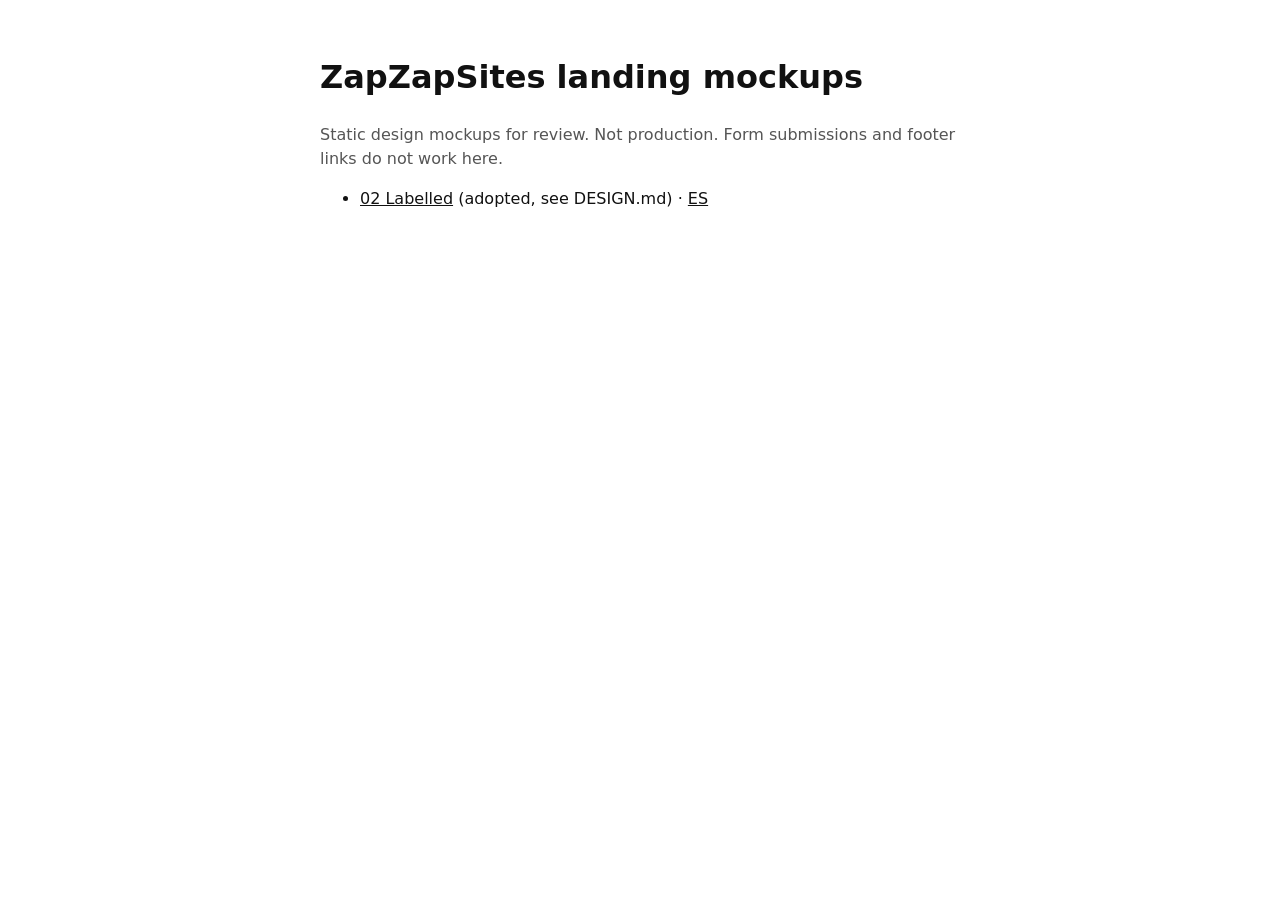
<file: index.html>
<!doctype html>
<html lang="en">
<head>
<meta charset="utf-8">
<meta name="viewport" content="width=device-width, initial-scale=1">
<meta name="robots" content="noindex">
<title>ZapZapSites mockups</title>
<style>
:root{--bg:#fff;--fg:#111;--muted:#555}
@media (prefers-color-scheme:dark){:root{--bg:#111;--fg:#eee;--muted:#aaa}}
body{background:var(--bg);color:var(--fg);font:16px/1.5 system-ui,sans-serif;margin:0 auto;max-width:40rem;padding:2rem 16px}
a{color:inherit}p{color:var(--muted)}
</style>
</head>
<body>
<h1>ZapZapSites landing mockups</h1>
<p>Static design mockups for review. Not production. Form submissions and footer links do not work here.</p>
<ul>
<li><a href="mockups/landing/02-labelled/">02 Labelled</a> (adopted, see DESIGN.md) &middot; <a href="mockups/landing/02-labelled/?lang=es">ES</a></li>
</ul>
</body>
</html>
</file>
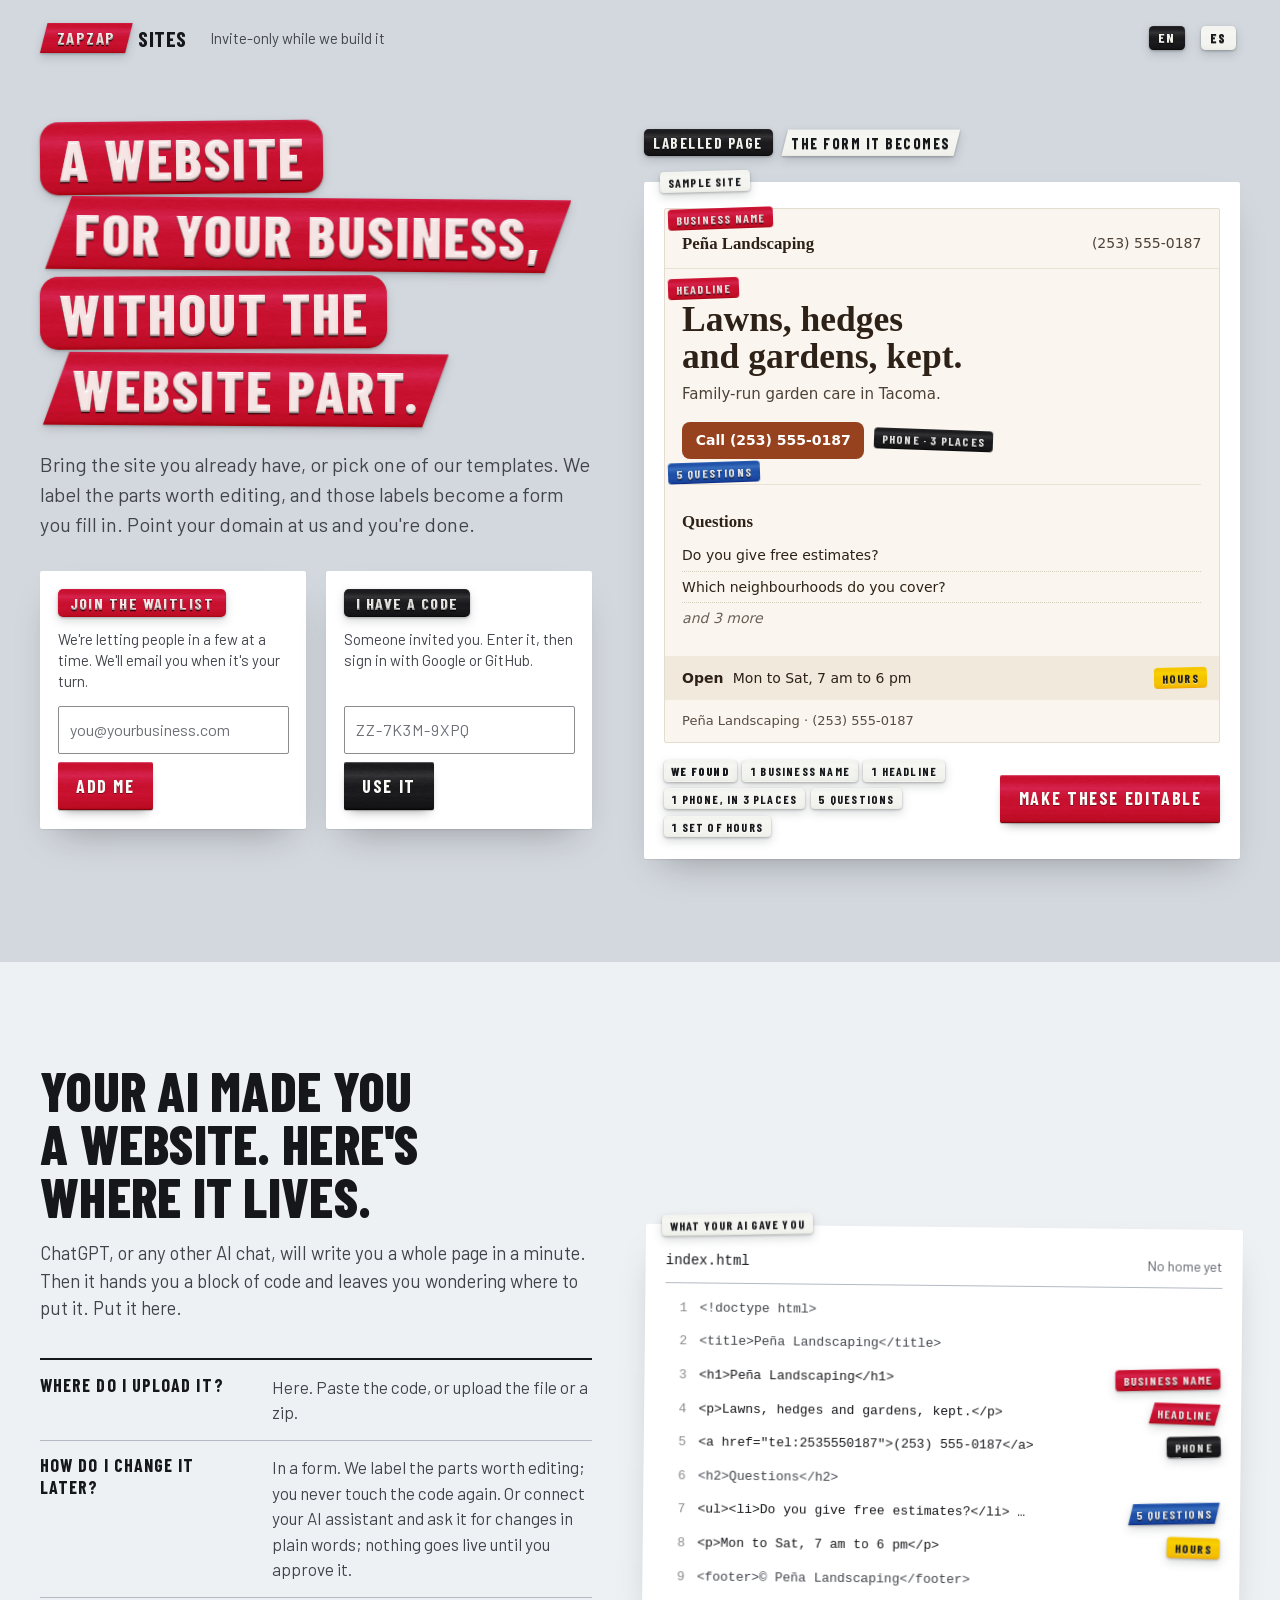
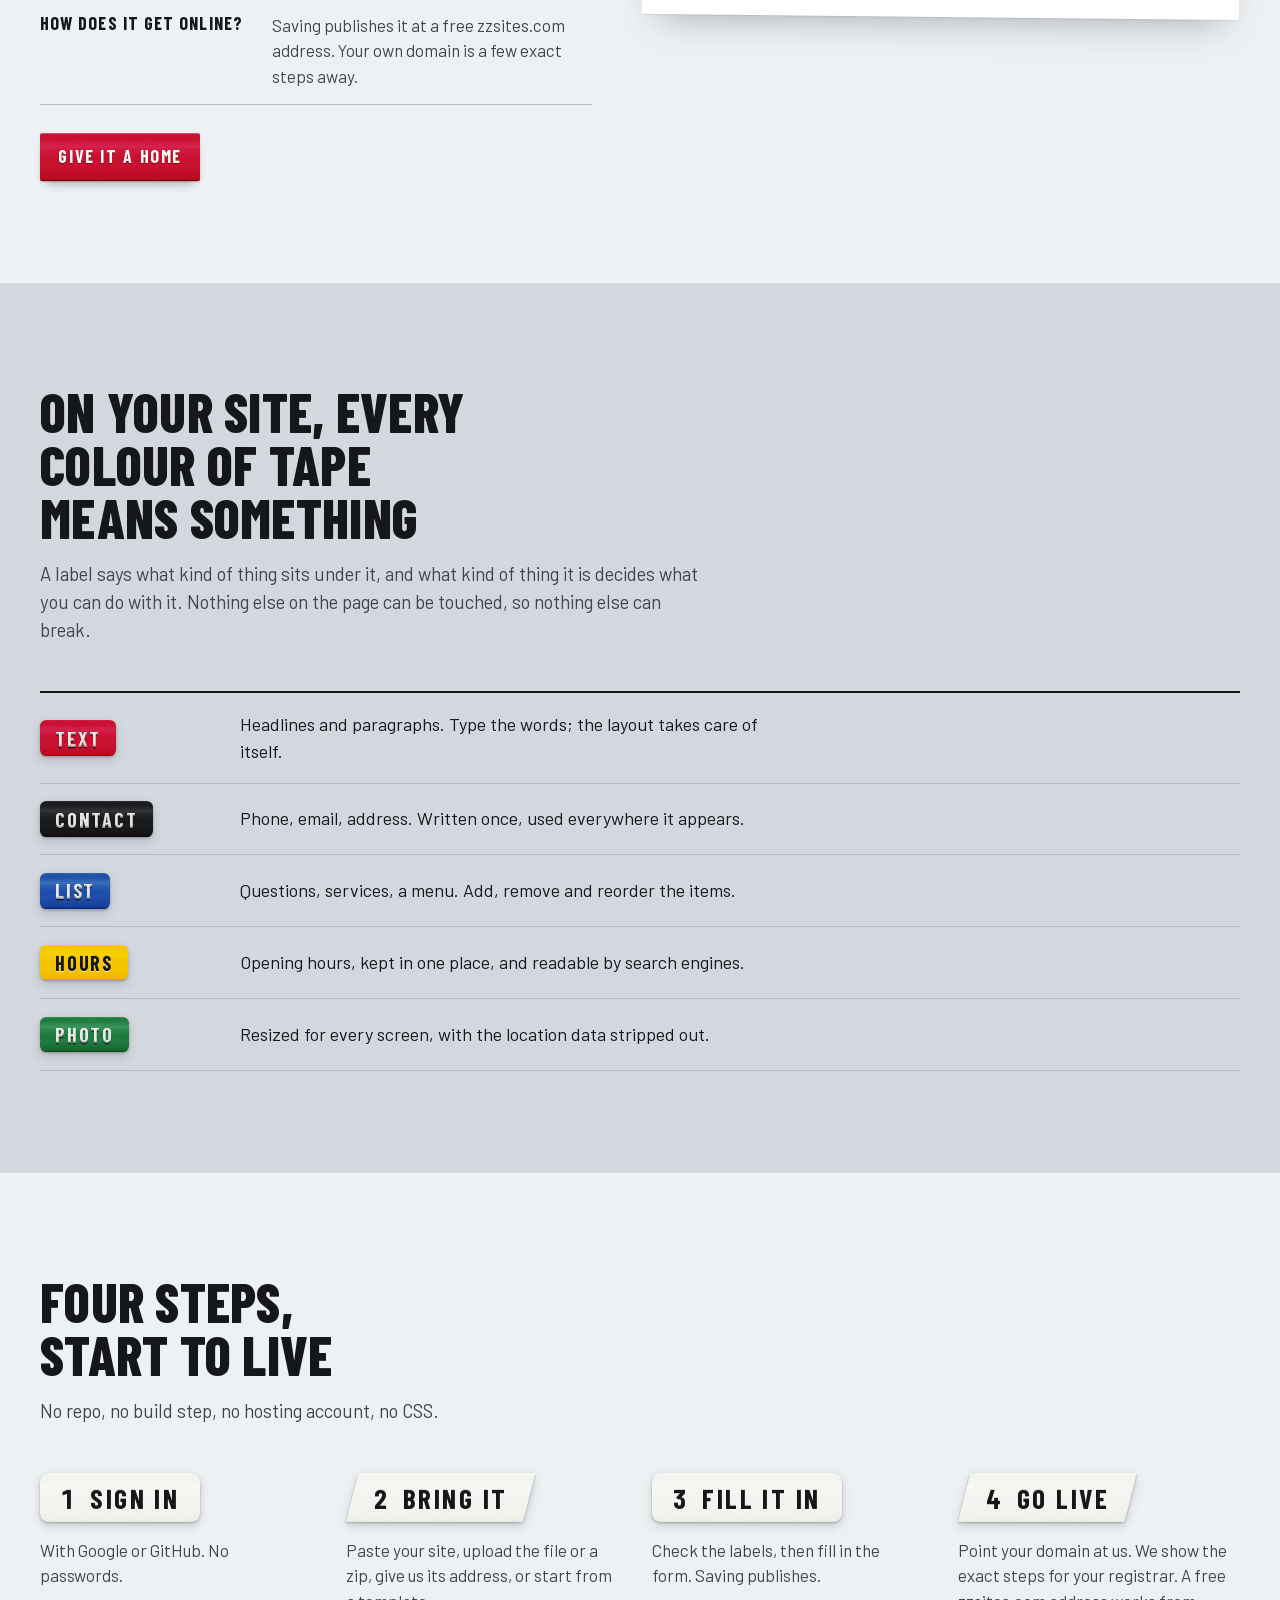
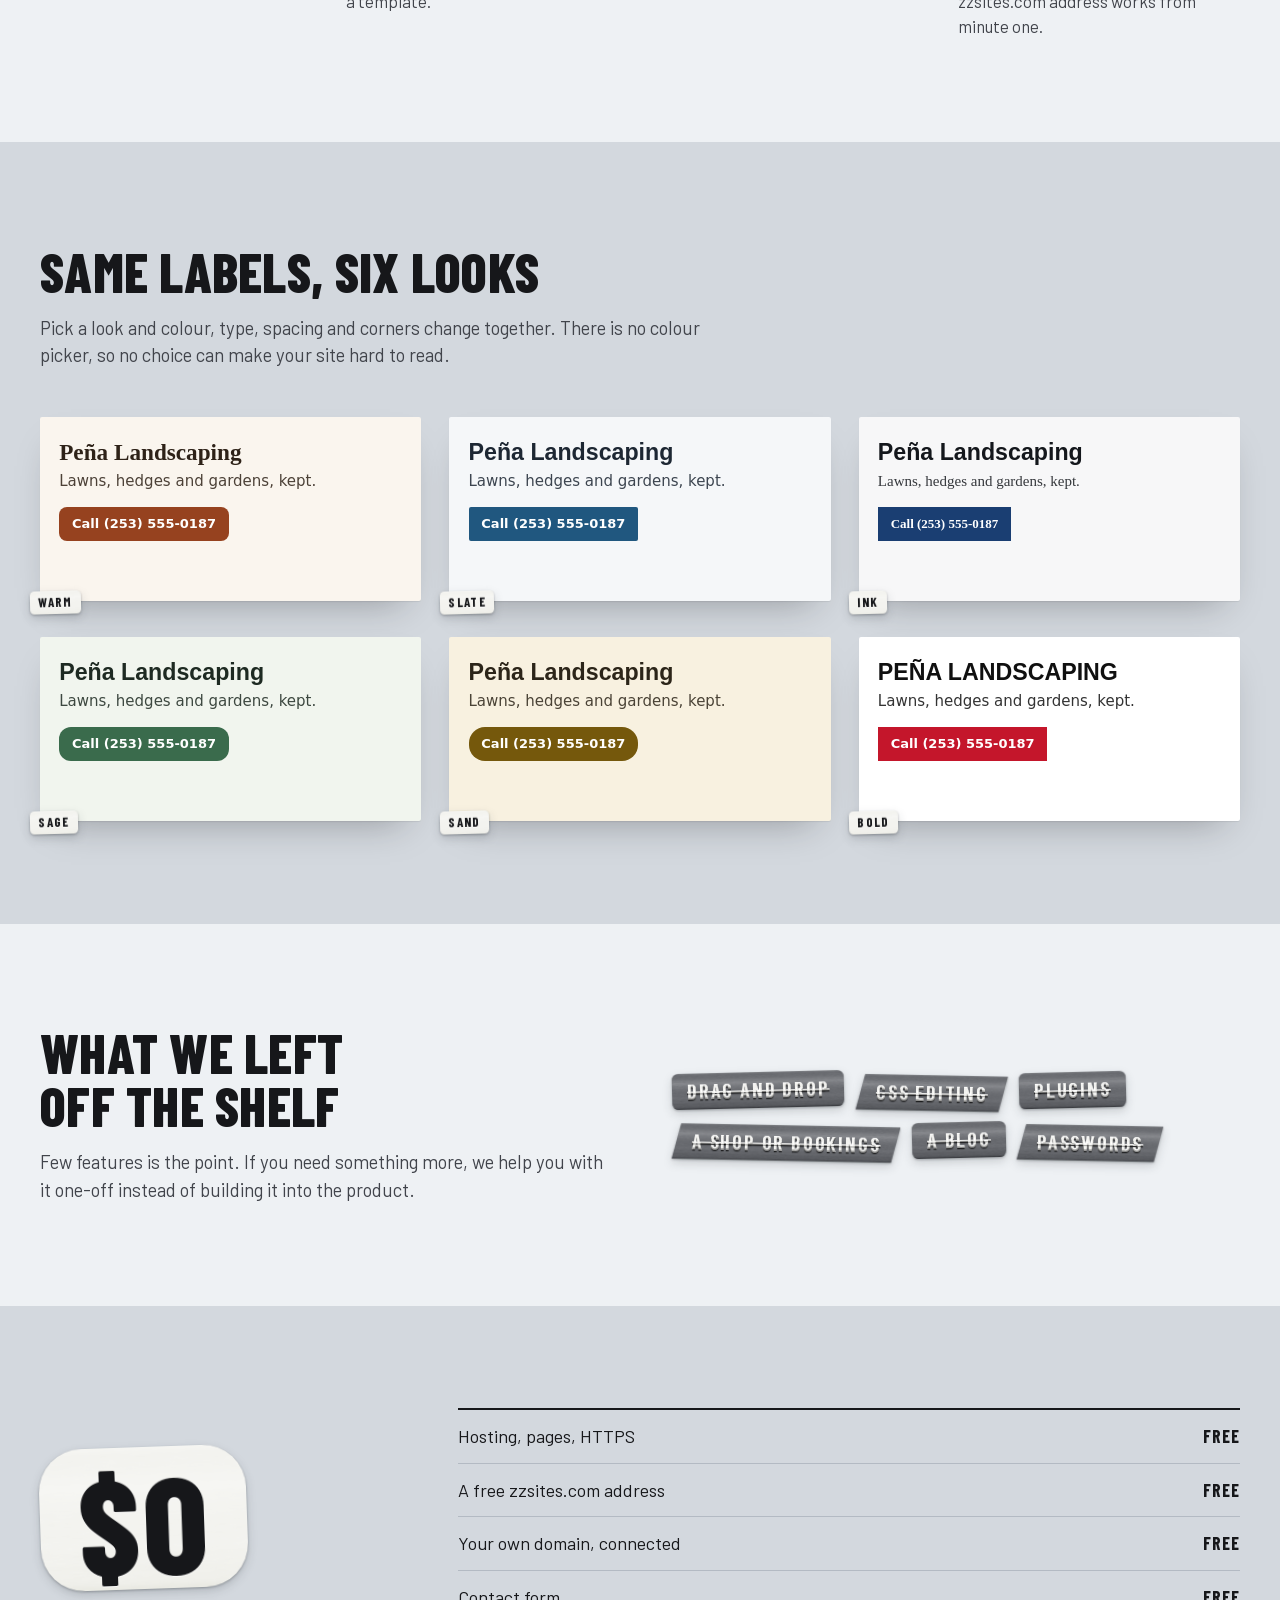
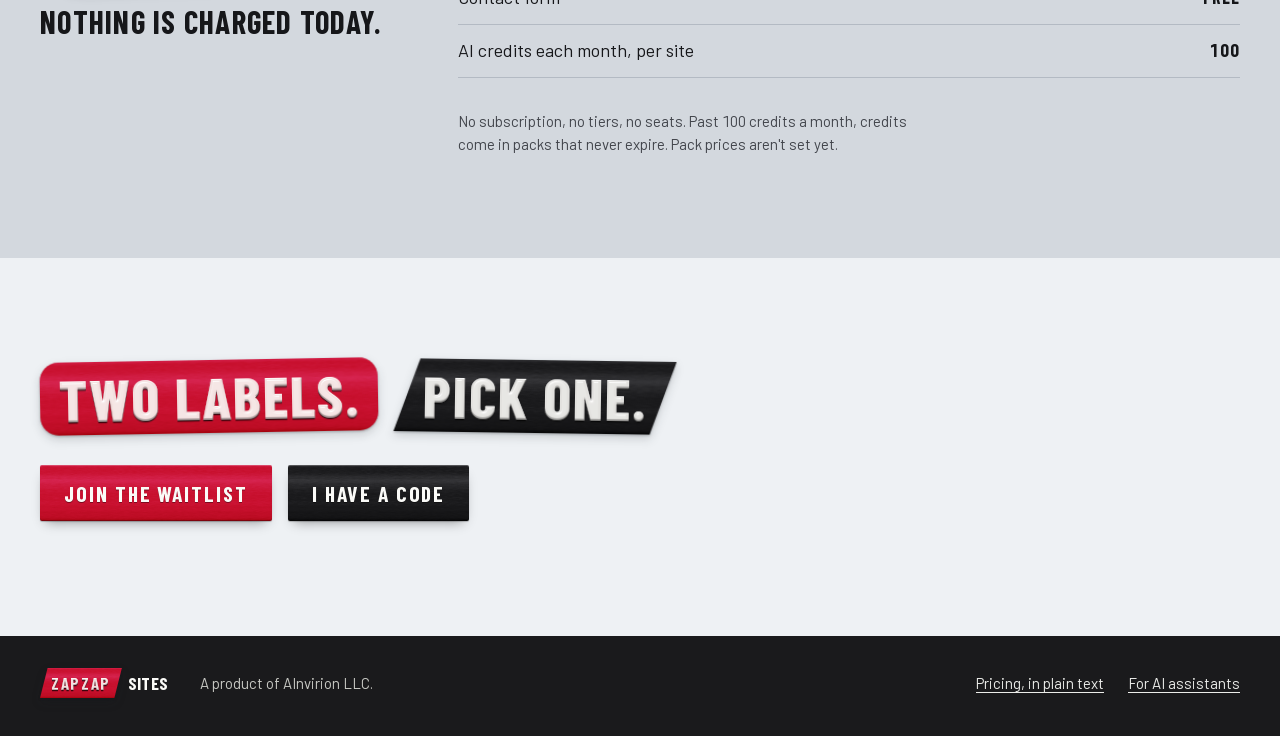
<file: mockups/landing/02-labelled/index.html>
<!doctype html>
<html lang="en">
<head>
<meta charset="utf-8">
<meta name="viewport" content="width=device-width, initial-scale=1">
<title>ZapZapSites · A website for your business</title>
<meta name="description" content="A dead-simple hosted website builder for small businesses. Bring your site or pick a template; the parts worth editing get a label and become a form. Invite-only while we build it.">
<meta name="theme-color" content="#d3d8de">
<link rel="icon" href="data:image/svg+xml,%3Csvg xmlns='http://www.w3.org/2000/svg' viewBox='0 0 32 32'%3E%3Cpath d='M4 9h26l-3 14H1z' fill='%23C8102E'/%3E%3Cpath d='M8 13h14M8 18h9' stroke='%23fff' stroke-width='2.4'/%3E%3C/svg%3E">
<link rel="preload" href="fonts/barlow-condensed-700.woff2?v=2026092402" as="font" type="font/woff2" crossorigin>
<link rel="preload" href="fonts/barlow-400.woff2?v=2026092402" as="font" type="font/woff2" crossorigin>
<link rel="stylesheet" href="style.css?v=2026092402">
</head>
<body>

<svg width="0" height="0" style="position:absolute" aria-hidden="true" focusable="false">
  <filter id="emboss" x="-10%" y="-30%" width="120%" height="160%" color-interpolation-filters="sRGB">
    <feGaussianBlur in="SourceAlpha" stdDeviation="1" result="soft"/>
    <feSpecularLighting in="soft" surfaceScale="4" specularConstant="1.1" specularExponent="16" lighting-color="#ffffff" result="spec">
      <feDistantLight azimuth="250" elevation="38"/>
    </feSpecularLighting>
    <feComposite in="spec" in2="SourceAlpha" operator="in" result="lit"/>
    <feOffset in="SourceAlpha" dy="-1.6" result="up"/>
    <feComposite in="SourceAlpha" in2="up" operator="out" result="lowEdge"/>
    <feGaussianBlur in="lowEdge" stdDeviation="0.45" result="lowSoft"/>
    <feFlood flood-color="#000000" flood-opacity="0.38"/>
    <feComposite in2="lowSoft" operator="in" result="shade"/>
    <feOffset in="SourceAlpha" dy="1.3" result="down"/>
    <feComposite in="SourceAlpha" in2="down" operator="out" result="topEdge"/>
    <feFlood flood-color="#ffffff" flood-opacity="0.75"/>
    <feComposite in2="topEdge" operator="in" result="rim"/>
    <feOffset in="SourceAlpha" dy="1.4" result="drop"/>
    <feGaussianBlur in="drop" stdDeviation="0.5" result="dropSoft"/>
    <feFlood flood-color="#000000" flood-opacity="0.5"/>
    <feComposite in2="dropSoft" operator="in" result="under"/>
    <feMerge><feMergeNode in="under"/><feMergeNode in="SourceGraphic"/><feMergeNode in="shade"/><feMergeNode in="rim"/><feMergeNode in="lit"/></feMerge>
  </filter>
  <filter id="emboss-sm" x="-10%" y="-30%" width="120%" height="160%" color-interpolation-filters="sRGB">
    <feOffset in="SourceAlpha" dy="-0.8" result="up"/>
    <feComposite in="SourceAlpha" in2="up" operator="out" result="lowEdge"/>
    <feFlood flood-color="#000000" flood-opacity="0.35"/>
    <feComposite in2="lowEdge" operator="in" result="shade"/>
    <feOffset in="SourceAlpha" dy="0.7" result="down"/>
    <feComposite in="SourceAlpha" in2="down" operator="out" result="topEdge"/>
    <feFlood flood-color="#ffffff" flood-opacity="0.7"/>
    <feComposite in2="topEdge" operator="in" result="rim"/>
    <feOffset in="SourceAlpha" dy="0.9" result="drop"/>
    <feFlood flood-color="#000000" flood-opacity="0.45"/>
    <feComposite in2="drop" operator="in" result="under"/>
    <feMerge><feMergeNode in="under"/><feMergeNode in="SourceGraphic"/><feMergeNode in="shade"/><feMergeNode in="rim"/></feMerge>
  </filter>
</svg>

<a class="skip" href="#act" data-i18n="skip">Skip to sign-up</a>

<header class="top">
  <div class="wrap top__in">
    <a class="brand" href="/" aria-label="ZapZapSites, home"><span class="tape tape--red tape--cut brand__tape"><span class="tape__b"><span class="tape__i">ZapZap</span></span></span><span class="brand__rest">Sites</span></a>
    <p class="top__note" data-i18n="topNote">Invite-only while we build it</p>
    <nav class="lang" aria-label="Language">
      <a href="?lang=en" lang="en" data-lang="en" aria-current="true"><span class="tape tape--sm"><span class="tape__b"><span class="tape__i">EN</span></span></span></a>
      <a href="?lang=es" lang="es" data-lang="es"><span class="tape tape--sm"><span class="tape__b"><span class="tape__i">ES</span></span></span></a>
    </nav>
  </div>
</header>

<main>

<!-- ================= First viewport ================= -->
<section class="hero wrap" aria-labelledby="h1">
  <div class="hero__words">
    <h1 id="h1" class="h1" data-i18n-lines="h1">
      <span class="tape tape--red tape--xl"><span class="tape__b"><span class="tape__i">A website</span></span></span>
      <span class="tape tape--red tape--xl tape--cut"><span class="tape__b"><span class="tape__i">for your business,</span></span></span>
      <span class="tape tape--red tape--xl"><span class="tape__b"><span class="tape__i">without the</span></span></span>
      <span class="tape tape--red tape--xl tape--cut"><span class="tape__b"><span class="tape__i">website part.</span></span></span>
    </h1>
    <p class="lede" data-i18n="lede">Bring the site you already have, or pick one of our templates. We label the parts worth editing, and those labels become a form you fill in. Point your domain at us and you're done.</p>

    <div class="act" id="act">
      <form class="act__one" id="waitlist" action="/waitlist" method="post">
        <h2 class="act__h"><span class="tape tape--red"><span class="tape__b"><span class="tape__i" data-i18n="aWait">Join the waitlist</span></span></span></h2>
        <p class="act__p" data-i18n="aWaitP">We're letting people in a few at a time. We'll email you when it's your turn.</p>
        <label class="visually-hidden" for="w-email" data-i18n="email">Email</label>
        <div class="act__row">
          <input id="w-email" name="email" type="email" required autocomplete="email" placeholder="you@yourbusiness.com" data-i18n-ph="phEmail">
          <button type="submit" class="press press--red" data-i18n="aWaitB">Add me</button>
        </div>
        <div class="hp" aria-hidden="true"><label>Website <input name="website" tabindex="-1" autocomplete="off"></label></div>
      </form>

      <form class="act__one" action="/join" method="get">
        <h2 class="act__h"><span class="tape tape--black"><span class="tape__b"><span class="tape__i" data-i18n="aCode">I have a code</span></span></span></h2>
        <p class="act__p" data-i18n="aCodeP">Someone invited you. Enter it, then sign in with Google or GitHub.</p>
        <label class="visually-hidden" for="c-code" data-i18n="code">Invite code</label>
        <div class="act__row">
          <input id="c-code" name="code" required autocomplete="off" autocapitalize="characters" spellcheck="false" placeholder="ZZ-7K3M-9XPQ" pattern="[Zz]{2}-?[A-Za-z0-9]{4}-?[A-Za-z0-9]{4}" class="code-in">
          <button type="submit" class="press press--black" data-i18n="aCodeB">Use it</button>
        </div>
      </form>
    </div>
  </div>

  <!-- the bench: a labelled printout that flips into its form -->
  <div class="bench" aria-labelledby="bench-h">
    <h2 id="bench-h" class="visually-hidden" data-i18n="benchH">A sample site, labelled</h2>

    <input class="view-in" type="radio" name="view" id="v-labels" checked>
    <input class="view-in" type="radio" name="view" id="v-form">
    <div class="switch" role="presentation">
      <label for="v-labels" class="switch__opt"><span class="tape tape--sm"><span class="tape__b"><span class="tape__i" data-i18n="vLabels">Labelled page</span></span></span></label>
      <label for="v-form" class="switch__opt"><span class="tape tape--sm tape--cut"><span class="tape__b"><span class="tape__i" data-i18n="vForm">The form it becomes</span></span></span></label>
    </div>

    <div class="frame">
      <!-- view 1: the printout with tape on it -->
      <div class="print" id="print">
        <span class="tape tape--white tape--sm sheet-tag"><span class="tape__b"><span class="tape__i" data-i18n="sample">Sample site</span></span></span>
        <div class="ps">
          <div class="ps__nav">
            <span class="ps__name lab"><span data-show="name">Peña Landscaping</span><span class="tape tape--red tape--sm lab__t"><span class="tape__b"><span class="tape__i" data-i18n="tName">Business name</span></span></span></span>
            <span class="ps__tel" data-show="phone">(253) 555-0187</span>
          </div>
          <div class="ps__hero">
            <p class="ps__h lab"><span data-show="headline">Lawns, hedges and gardens, kept.</span><span class="tape tape--red tape--sm lab__t"><span class="tape__b"><span class="tape__i" data-i18n="tHeadline">Headline</span></span></span></p>
            <p class="ps__p" data-i18n="psP">Family-run garden care in Tacoma.</p>
            <span class="ps__btn lab"><span data-i18n="psCall">Call</span> <span data-show="phone">(253) 555-0187</span><span class="tape tape--black tape--sm lab__t lab__t--r"><span class="tape__b"><span class="tape__i" data-i18n="tPhone">Phone · 3 places</span></span></span></span>
          </div>
          <div class="ps__faq lab">
            <span class="tape tape--blue tape--sm lab__t"><span class="tape__b"><span class="tape__i" data-i18n="tFaq">5 questions</span></span></span>
            <p class="ps__faqh" data-i18n="psFaqH">Questions</p>
            <ul>
              <li data-i18n="q1">Do you give free estimates?</li>
              <li data-i18n="q2">Which neighbourhoods do you cover?</li>
              <li class="ps__more" data-i18n="qMore">and 3 more</li>
            </ul>
          </div>
          <div class="ps__hours lab">
            <span class="tape tape--yellow tape--sm lab__t"><span class="tape__b"><span class="tape__i" data-i18n="tHours">Hours</span></span></span>
            <span data-i18n="psOpen">Open</span> <span data-show="hours">Mon to Sat, 7 am to 6 pm</span>
          </div>
          <div class="ps__foot"><span data-show="name">Peña Landscaping</span> · <span data-show="phone">(253) 555-0187</span></div>
        </div>

        <div class="found">
          <p class="found__row" aria-label="What we found">
            <span class="tape tape--white tape--sm"><span class="tape__b"><span class="tape__i" data-i18n="fFound">We found</span></span></span>
            <span class="tape tape--white tape--sm"><span class="tape__b"><span class="tape__i" data-i18n="f1">1 business name</span></span></span>
            <span class="tape tape--white tape--sm"><span class="tape__b"><span class="tape__i" data-i18n="f2">1 headline</span></span></span>
            <span class="tape tape--white tape--sm"><span class="tape__b"><span class="tape__i" data-i18n="f3">1 phone, in 3 places</span></span></span>
            <span class="tape tape--white tape--sm"><span class="tape__b"><span class="tape__i" data-i18n="f4">5 questions</span></span></span>
            <span class="tape tape--white tape--sm"><span class="tape__b"><span class="tape__i" data-i18n="f5">1 set of hours</span></span></span>
          </p>
          <label for="v-form" class="press press--red found__go" data-i18n="foundGo">Make these editable</label>
        </div>
      </div>

      <!-- view 2: the same labels, lined up as a form -->
      <div class="form-view" id="form-view">
        <span class="tape tape--white tape--sm sheet-tag"><span class="tape__b"><span class="tape__i" data-i18n="sampleForm">The form, built from the labels</span></span></span>
        <div class="fv">
          <div class="fv__f"><label for="e-name"><span class="tape tape--red tape--sm"><span class="tape__b"><span class="tape__i" data-i18n="tName">Business name</span></span></span></label><input id="e-name" data-field="name" value="Peña Landscaping" maxlength="48"></div>
          <div class="fv__f"><label for="e-headline"><span class="tape tape--red tape--sm"><span class="tape__b"><span class="tape__i" data-i18n="tHeadline">Headline</span></span></span></label><input id="e-headline" data-field="headline" value="Lawns, hedges and gardens, kept." maxlength="80"></div>
          <div class="fv__f"><label for="e-phone"><span class="tape tape--black tape--sm"><span class="tape__b"><span class="tape__i" data-i18n="tPhone">Phone · 3 places</span></span></span></label><input id="e-phone" data-field="phone" value="(253) 555-0187" inputmode="tel" maxlength="24"><p class="fv__hint" data-i18n="hPhone">Change it once; all three places update.</p></div>
          <div class="fv__f"><label for="e-hours"><span class="tape tape--yellow tape--sm"><span class="tape__b"><span class="tape__i" data-i18n="tHours">Hours</span></span></span></label><input id="e-hours" data-field="hours" value="Mon to Sat, 7 am to 6 pm" maxlength="40"></div>
          <div class="fv__f fv__f--list">
            <p class="fv__lh"><span class="tape tape--blue tape--sm"><span class="tape__b"><span class="tape__i" data-i18n="tFaq">5 questions</span></span></span></p>
            <ol class="fv__list">
              <li data-i18n="q1">Do you give free estimates?</li>
              <li data-i18n="q2">Which neighbourhoods do you cover?</li>
              <li data-i18n="q3">Do you haul away green waste?</li>
              <li data-i18n="q4">Can I book a one-off cleanup?</li>
              <li data-i18n="q5">Are you insured?</li>
            </ol>
            <p class="fv__hint" data-i18n="hList">Add, remove or reorder. The layout stays put.</p>
          </div>
          <p class="fv__save"><span class="press press--red press--static" data-i18n="save">Save is publish</span> <span data-i18n="saveNote">Undo is always there.</span></p>
        </div>
      </div>
    </div>
  </div>
</section>

<!-- ================= Made with AI ================= -->
<section class="band band--paper" aria-labelledby="h-ai">
  <div class="wrap ai">
    <div class="ai__words">
      <h2 id="h-ai" class="h2" data-i18n="aiH">Your AI made you a website. Here's where it lives.</h2>
      <p class="p2" data-i18n="aiP">ChatGPT, or any other AI chat, will write you a whole page in a minute. Then it hands you a block of code and leaves you wondering where to put it. Put it here.</p>
      <dl class="ai__qa">
        <div><dt data-i18n="aiQ1">Where do I upload it?</dt><dd data-i18n="aiA1">Here. Paste the code, or upload the file or a zip.</dd></div>
        <div><dt data-i18n="aiQ2">How do I change it later?</dt><dd data-i18n="aiA2">In a form. We label the parts worth editing; you never touch the code again. Or connect your AI assistant and ask it for changes in plain words; nothing goes live until you approve it.</dd></div>
        <div><dt data-i18n="aiQ3">How does it get online?</dt><dd data-i18n="aiA3">Saving publishes it at a free zzsites.com address. Your own domain is a few exact steps away.</dd></div>
      </dl>
      <p class="ai__go"><a class="press press--red" href="#w-email" data-i18n="aiGo">Give it a home</a></p>
    </div>

    <figure class="code" aria-labelledby="code-cap">
      <span class="tape tape--white tape--sm sheet-tag"><span class="tape__b"><span class="tape__i" data-i18n="codeTag">What your AI gave you</span></span></span>
      <figcaption id="code-cap" class="visually-hidden" data-i18n="codeCap">A sample page of code from an AI chat, with labels stuck to the parts that become editable.</figcaption>
      <p class="code__file"><span>index.html</span> <span data-i18n="codeNowhere">No home yet</span></p>
      <ol class="code__lines" translate="no">
        <li><code>&lt;!doctype html&gt;</code></li>
        <li><code>&lt;title&gt;<span data-show="name">Peña Landscaping</span>&lt;/title&gt;</code></li>
        <li class="code__lab"><code>&lt;h1&gt;<span data-show="name">Peña Landscaping</span>&lt;/h1&gt;</code><span class="tape tape--red tape--sm"><span class="tape__b"><span class="tape__i" data-i18n="tName">Business name</span></span></span></li>
        <li class="code__lab"><code>&lt;p&gt;<span data-show="headline">Lawns, hedges and gardens, kept.</span>&lt;/p&gt;</code><span class="tape tape--red tape--sm tape--cut"><span class="tape__b"><span class="tape__i" data-i18n="tHeadline">Headline</span></span></span></li>
        <li class="code__lab"><code>&lt;a href="tel:2535550187"&gt;<span data-show="phone">(253) 555-0187</span>&lt;/a&gt;</code><span class="tape tape--black tape--sm"><span class="tape__b"><span class="tape__i" data-i18n="tPhoneOne">Phone</span></span></span></li>
        <li><code>&lt;h2&gt;<span data-i18n="psFaqH">Questions</span>&lt;/h2&gt;</code></li>
        <li class="code__lab"><code>&lt;ul&gt;&lt;li&gt;<span data-i18n="q1">Do you give free estimates?</span>&lt;/li&gt; …</code><span class="tape tape--blue tape--sm tape--cut"><span class="tape__b"><span class="tape__i" data-i18n="tFaq">5 questions</span></span></span></li>
        <li class="code__lab"><code>&lt;p&gt;<span data-show="hours">Mon to Sat, 7 am to 6 pm</span>&lt;/p&gt;</code><span class="tape tape--yellow tape--sm"><span class="tape__b"><span class="tape__i" data-i18n="tHours">Hours</span></span></span></li>
        <li><code>&lt;footer&gt;© <span data-show="name">Peña Landscaping</span>&lt;/footer&gt;</code></li>
      </ol>
    </figure>
  </div>
</section>

<!-- ================= The colours ================= -->
<section class="band" aria-labelledby="h-colours">
  <div class="wrap">
    <h2 id="h-colours" class="h2" data-i18n="coloursH">On your site, every colour of tape means something</h2>
    <p class="p2" data-i18n="coloursP">A label says what kind of thing sits under it, and what kind of thing it is decides what you can do with it. Nothing else on the page can be touched, so nothing else can break.</p>
    <ul class="kinds">
      <li class="kind"><span class="tape tape--red"><span class="tape__b"><span class="tape__i" data-i18n="kText">Text</span></span></span><p data-i18n="kTextP">Headlines and paragraphs. Type the words; the layout takes care of itself.</p></li>
      <li class="kind"><span class="tape tape--black"><span class="tape__b"><span class="tape__i" data-i18n="kContact">Contact</span></span></span><p data-i18n="kContactP">Phone, email, address. Written once, used everywhere it appears.</p></li>
      <li class="kind"><span class="tape tape--blue"><span class="tape__b"><span class="tape__i" data-i18n="kList">List</span></span></span><p data-i18n="kListP">Questions, services, a menu. Add, remove and reorder the items.</p></li>
      <li class="kind"><span class="tape tape--yellow"><span class="tape__b"><span class="tape__i" data-i18n="kHours">Hours</span></span></span><p data-i18n="kHoursP">Opening hours, kept in one place, and readable by search engines.</p></li>
      <li class="kind"><span class="tape tape--green"><span class="tape__b"><span class="tape__i" data-i18n="kPhoto">Photo</span></span></span><p data-i18n="kPhotoP">Resized for every screen, with the location data stripped out.</p></li>
    </ul>
  </div>
</section>

<!-- ================= Four steps ================= -->
<section class="band band--paper" aria-labelledby="h-steps">
  <div class="wrap">
    <h2 id="h-steps" class="h2" data-i18n="stepsH">Four steps, start to live</h2>
    <p class="p2" data-i18n="stepsP">No repo, no build step, no hosting account, no CSS.</p>
    <ol class="steps">
      <li class="step"><span class="tape tape--white tape--lg"><span class="tape__b"><span class="tape__i"><span class="step__n">1</span> <span data-i18n="s1t">Sign in</span></span></span></span><p data-i18n="s1">With Google or GitHub. No passwords.</p></li>
      <li class="step"><span class="tape tape--white tape--lg tape--cut"><span class="tape__b"><span class="tape__i"><span class="step__n">2</span> <span data-i18n="s2t">Bring it</span></span></span></span><p data-i18n="s2">Paste your site, upload the file or a zip, give us its address, or start from a template.</p></li>
      <li class="step"><span class="tape tape--white tape--lg"><span class="tape__b"><span class="tape__i"><span class="step__n">3</span> <span data-i18n="s3t">Fill it in</span></span></span></span><p data-i18n="s3">Check the labels, then fill in the form. Saving publishes.</p></li>
      <li class="step"><span class="tape tape--white tape--lg tape--cut"><span class="tape__b"><span class="tape__i"><span class="step__n">4</span> <span data-i18n="s4t">Go live</span></span></span></span><p data-i18n="s4">Point your domain at us. We show the exact steps for your registrar. A free zzsites.com address works from minute one.</p></li>
    </ol>
  </div>
</section>

<!-- ================= Six looks ================= -->
<section class="band" aria-labelledby="h-looks">
  <div class="wrap">
    <h2 id="h-looks" class="h2" data-i18n="looksH">Same labels, six looks</h2>
    <p class="p2" data-i18n="looksP">Pick a look and colour, type, spacing and corners change together. There is no colour picker, so no choice can make your site hard to read.</p>
    <ul class="looks">
      <li class="look"><div class="mini site--warm"><p class="mini__h" data-show="name">Peña Landscaping</p><p class="mini__p" data-show="headline">Lawns, hedges and gardens, kept.</p><span class="mini__btn"><span data-i18n="psCall">Call</span> <span data-show="phone">(253) 555-0187</span></span></div><span class="tape tape--white tape--sm look__t"><span class="tape__b"><span class="tape__i">Warm</span></span></span></li>
      <li class="look"><div class="mini site--slate"><p class="mini__h" data-show="name">Peña Landscaping</p><p class="mini__p" data-show="headline">Lawns, hedges and gardens, kept.</p><span class="mini__btn"><span data-i18n="psCall">Call</span> <span data-show="phone">(253) 555-0187</span></span></div><span class="tape tape--white tape--sm look__t"><span class="tape__b"><span class="tape__i">Slate</span></span></span></li>
      <li class="look"><div class="mini site--ink"><p class="mini__h" data-show="name">Peña Landscaping</p><p class="mini__p" data-show="headline">Lawns, hedges and gardens, kept.</p><span class="mini__btn"><span data-i18n="psCall">Call</span> <span data-show="phone">(253) 555-0187</span></span></div><span class="tape tape--white tape--sm look__t"><span class="tape__b"><span class="tape__i">Ink</span></span></span></li>
      <li class="look"><div class="mini site--sage"><p class="mini__h" data-show="name">Peña Landscaping</p><p class="mini__p" data-show="headline">Lawns, hedges and gardens, kept.</p><span class="mini__btn"><span data-i18n="psCall">Call</span> <span data-show="phone">(253) 555-0187</span></span></div><span class="tape tape--white tape--sm look__t"><span class="tape__b"><span class="tape__i">Sage</span></span></span></li>
      <li class="look"><div class="mini site--sand"><p class="mini__h" data-show="name">Peña Landscaping</p><p class="mini__p" data-show="headline">Lawns, hedges and gardens, kept.</p><span class="mini__btn"><span data-i18n="psCall">Call</span> <span data-show="phone">(253) 555-0187</span></span></div><span class="tape tape--white tape--sm look__t"><span class="tape__b"><span class="tape__i">Sand</span></span></span></li>
      <li class="look"><div class="mini site--bold"><p class="mini__h" data-show="name">Peña Landscaping</p><p class="mini__p" data-show="headline">Lawns, hedges and gardens, kept.</p><span class="mini__btn"><span data-i18n="psCall">Call</span> <span data-show="phone">(253) 555-0187</span></span></div><span class="tape tape--white tape--sm look__t"><span class="tape__b"><span class="tape__i">Bold</span></span></span></li>
    </ul>
  </div>
</section>

<!-- ================= Left off ================= -->
<section class="band band--paper" aria-labelledby="h-off">
  <div class="wrap off">
    <div>
      <h2 id="h-off" class="h2" data-i18n="offH">What we left off the shelf</h2>
      <p class="p2" data-i18n="offP">Few features is the point. If you need something more, we help you with it one-off instead of building it into the product.</p>
    </div>
    <ul class="peeled" aria-label="Not included">
      <li><span class="tape tape--dull"><span class="tape__b"><span class="tape__i" data-i18n="o1">Drag and drop</span></span></span></li>
      <li><span class="tape tape--dull tape--cut"><span class="tape__b"><span class="tape__i" data-i18n="o2">CSS editing</span></span></span></li>
      <li><span class="tape tape--dull"><span class="tape__b"><span class="tape__i" data-i18n="o3">Plugins</span></span></span></li>
      <li><span class="tape tape--dull tape--cut"><span class="tape__b"><span class="tape__i" data-i18n="o4">A shop or bookings</span></span></span></li>
      <li><span class="tape tape--dull"><span class="tape__b"><span class="tape__i" data-i18n="o5">A blog</span></span></span></li>
      <li><span class="tape tape--dull tape--cut"><span class="tape__b"><span class="tape__i" data-i18n="o6">Passwords</span></span></span></li>
    </ul>
  </div>
</section>

<!-- ================= Price ================= -->
<section class="band" aria-labelledby="h-price">
  <div class="wrap price">
    <div class="price__tag">
      <h2 id="h-price" class="visually-hidden" data-i18n="priceH">Price</h2>
      <span class="tape tape--white tape--price"><span class="tape__b"><span class="tape__i">$0</span></span></span>
      <p class="price__lead" data-i18n="priceLead">Nothing is charged today.</p>
    </div>
    <dl class="price__list">
      <div><dt data-i18n="pr1">Hosting, pages, HTTPS</dt><dd data-i18n="free">Free</dd></div>
      <div><dt data-i18n="pr2">A free zzsites.com address</dt><dd data-i18n="free">Free</dd></div>
      <div><dt data-i18n="pr3">Your own domain, connected</dt><dd data-i18n="free">Free</dd></div>
      <div><dt data-i18n="pr4">Contact form</dt><dd data-i18n="free">Free</dd></div>
      <div><dt data-i18n="pr5">AI credits each month, per site</dt><dd>100</dd></div>
    </dl>
    <p class="price__fine" data-i18n="priceFine">No subscription, no tiers, no seats. Past 100 credits a month, credits come in packs that never expire. Pack prices aren't set yet.</p>
  </div>
</section>

<!-- ================= Close ================= -->
<section class="band band--paper close" aria-labelledby="h-close">
  <div class="wrap">
    <h2 id="h-close" class="close__h" data-i18n-lines="closeH"><span class="tape tape--red tape--xl"><span class="tape__b"><span class="tape__i">Two labels.</span></span></span> <span class="tape tape--black tape--xl tape--cut"><span class="tape__b"><span class="tape__i">Pick one.</span></span></span></h2>
    <p class="close__links">
      <a class="press press--red" href="#w-email" data-i18n="aWait">Join the waitlist</a>
      <a class="press press--black" href="#c-code" data-i18n="aCode">I have a code</a>
    </p>
  </div>
</section>

</main>

<footer class="foot">
  <div class="wrap foot__in">
    <p class="brand brand--foot"><span class="tape tape--red tape--cut tape--sm brand__tape"><span class="tape__b"><span class="tape__i">ZapZap</span></span></span><span class="brand__rest">Sites</span></p>
    <p data-i18n="foot">A product of AInvirion LLC.</p>
    <p class="foot__links"><a href="/pricing.md" data-i18n="fPricing">Pricing, in plain text</a><a href="/llms.txt" data-i18n="fLlms">For AI assistants</a></p>
  </div>
</footer>

<script src="app.js?v=2026092402" defer></script>
</body>
</html>
</file>
<file: mockups/landing/02-labelled/style.css>
/* ZapZapSites landing, mockup 02: Labelled. */

@font-face { font-family: "Barlow"; src: url("fonts/barlow-400.woff2?v=2026092402") format("woff2"); font-weight: 400; font-display: swap; }
@font-face { font-family: "Barlow"; src: url("fonts/barlow-500.woff2?v=2026092402") format("woff2"); font-weight: 500; font-display: swap; }
@font-face { font-family: "Barlow"; src: url("fonts/barlow-600.woff2?v=2026092402") format("woff2"); font-weight: 600; font-display: swap; }
@font-face { font-family: "Barlow"; src: url("fonts/barlow-700.woff2?v=2026092402") format("woff2"); font-weight: 700; font-display: swap; }
@font-face { font-family: "Barlow Condensed"; src: url("fonts/barlow-condensed-600.woff2?v=2026092402") format("woff2"); font-weight: 600; font-display: swap; }
@font-face { font-family: "Barlow Condensed"; src: url("fonts/barlow-condensed-700.woff2?v=2026092402") format("woff2"); font-weight: 700; font-display: swap; }
@font-face { font-family: "Barlow Condensed"; src: url("fonts/barlow-condensed-800.woff2?v=2026092402") format("woff2"); font-weight: 800; font-display: swap; }

:root {
  /* the bench and the paper */
  --bench: #d3d8de;
  --bench-2: #c8ced6;
  --paper: #ffffff;
  --ink: #16171a;
  --ink-2: #41444b;
  --ink-3: #5c6068;
  --rule: #b3bac3;

  /* tape: the colour is the region type */
  --t-red: #c8102e;
  --t-black: #1a1a1c;
  --t-blue: #1e4fa8;
  --t-green: #1f7a3e;
  --t-yellow: #f5c400;
  --t-dull: #686a6f;
  --t-white: #f3f3ef;

  --read: "Barlow", "Helvetica Neue", Arial, sans-serif;
  --tape-font: "Barlow Condensed", "Arial Narrow", "Helvetica Neue", sans-serif;

  --gutter: clamp(1rem, 3.2vw, 2.5rem);
  --max: 80rem;
  --ease: cubic-bezier(.16, 1, .3, 1);

  --lift: 0 1px 1px rgba(22, 23, 26, .08), 0 18px 36px -18px rgba(22, 23, 26, .35);
}

*, *::before, *::after { box-sizing: border-box; }
html { -webkit-text-size-adjust: 100%; scroll-behavior: smooth; scroll-padding-top: 1rem; }
body {
  margin: 0; background: var(--bench); color: var(--ink);
  font-family: var(--read); font-size: 1.0625rem; line-height: 1.5;
  font-variant-numeric: tabular-nums; -webkit-font-smoothing: antialiased;
}
h1, h2, h3, p, ul, ol, dl, dd { margin: 0; }
ul, ol { padding: 0; list-style: none; }
a { color: var(--t-blue); text-underline-offset: .2em; }
::selection { background: var(--t-red); color: #fff; }
:focus-visible { outline: 3px solid var(--t-blue); outline-offset: 3px; }
input, button { font: inherit; color: inherit; }

.visually-hidden, .hp {
  position: absolute !important; width: 1px; height: 1px; overflow: hidden;
  clip: rect(0 0 0 0); clip-path: inset(50%); white-space: nowrap;
}
.skip { position: absolute; left: 1rem; top: -4rem; z-index: 10; background: var(--t-black); color: #fff; padding: .6rem 1rem; }
.skip:focus { top: 1rem; }
.wrap { max-width: var(--max); margin: 0 auto; padding: 0 var(--gutter); }

/* ---------------- the tape ----------------
   .tape carries the shadow (so an angled cut keeps its depth),
   .tape__b is the vinyl body, .tape__i the raised lettering. */
.tape {
  --t: var(--t-red);
  --t-ink: #f3f2ec;
  --t-ink: color-mix(in srgb, var(--t) 10%, #f8f7f3);
  display: inline-block; vertical-align: middle;
  font-family: var(--tape-font); font-weight: 700;
  text-transform: uppercase; letter-spacing: .09em; line-height: 1;
  white-space: nowrap;
  filter: drop-shadow(0 1px 1px rgba(20, 24, 30, .28)) drop-shadow(0 4px 5px rgba(20, 24, 30, .16));
}
.tape__b {
  display: block;
  padding: .42em .75em .36em;
  background-color: var(--t);
  background-image: url("img/tape.png?v=2026092402");
  background-size: auto 100%;
  background-repeat: repeat-x;
  background-blend-mode: soft-light;
  border-radius: .32em;             /* the rounded cutter */
}
.tape__i {
  display: inline-block; color: var(--t-ink);
  text-shadow: 0 1px 0 rgba(0, 0, 0, .35);  /* fallback relief where SVG filters on HTML are unsupported */
  filter: url("#emboss");
}
.tape--cut .tape__b { border-radius: 0; clip-path: polygon(.45em 0, 100% 0, calc(100% - .45em) 100%, 0 100%); padding-left: 1em; padding-right: 1em; }
.tape--red { --t: var(--t-red); }
.tape--black { --t: var(--t-black); }
.tape--blue { --t: var(--t-blue); }
.tape--green { --t: var(--t-green); }
.tape--yellow { --t: var(--t-yellow); --t-ink: #141414; }
.tape--white { --t: var(--t-white); --t-ink: #16171a; }
.tape--sm .tape__i { filter: url("#emboss-sm"); }
.tape--yellow .tape__i, .tape--white .tape__i { filter: none; text-shadow: 0 1px 0 rgba(255, 255, 255, .7), 0 -1px 0 rgba(0, 0, 0, .12); }
.lang a .tape .tape__i { filter: none; }
.lang a[aria-current="true"] .tape .tape__i, .switch__opt .tape .tape__i { filter: url("#emboss-sm"); }
.switch__opt .tape--white .tape__i { filter: none; }
.tape--dull { --t: var(--t-dull); --t-ink: #f2f2ef; }
.tape--sm { font-size: .75rem; letter-spacing: .1em; }
.tape--sm .tape__b { padding: .42em .65em .36em; }
.tape--lg { font-size: clamp(1.25rem, 1rem + .9vw, 1.75rem); }
.tape--xl { font-size: clamp(2rem, .9rem + 3.4vw, 3.9rem); font-weight: 800; letter-spacing: .035em; }
.tape--xl .tape__b { padding: .16em .32em .1em; }
.tape--xl.tape--cut .tape__b { padding-left: .5em; padding-right: .5em; }

/* pressing inverts the tape: one rule per state */
.press {
  display: inline-flex; align-items: center; justify-content: center; gap: .5em;
  min-height: 3rem; padding: .55rem 1.15rem;
  border: 0; border-radius: 2px; cursor: pointer; text-decoration: none;
  font-family: var(--tape-font); font-weight: 700; font-size: 1.125rem;
  text-transform: uppercase; letter-spacing: .09em;
  color: #fbfbf8; text-shadow: 0 1px 0 rgba(0, 0, 0, .38);
  box-shadow: inset 0 1px 0 rgba(255, 255, 255, .2), inset 0 -1px 0 rgba(0, 0, 0, .25), 0 1px 1px rgba(0, 0, 0, .22), 0 6px 12px -6px rgba(0, 0, 0, .45);
  transition: transform .15s var(--ease), box-shadow .15s var(--ease), background-color .15s var(--ease), color .15s var(--ease);
}
.press { background-image: url("img/tape.png?v=2026092402"); background-size: auto 100%; background-blend-mode: soft-light; }
.press--red { background-color: var(--t-red); }
.press--black { background-color: var(--t-black); }
.press:hover { transform: translateY(-1px); box-shadow: inset 0 1px 0 rgba(255, 255, 255, .2), inset 0 -1px 0 rgba(0, 0, 0, .25), 0 1px 1px rgba(0, 0, 0, .22), 0 10px 16px -8px rgba(0, 0, 0, .5); }
.press:active { transform: translateY(1px); background-color: var(--t-white); color: var(--ink); text-shadow: none; }
.press:active.press--red { color: var(--t-red); }
.press[disabled] { background-color: var(--t-dull); cursor: progress; transform: none; }
.press--static { cursor: default; min-height: 0; padding: .4rem .8rem; font-size: .875rem; }
.press--static:hover { transform: none; }

/* ---------------- header ---------------- */
.top { padding: 1rem 0; }
.top__in { display: flex; align-items: center; gap: 1.5rem; }
.brand { display: inline-flex; align-items: center; gap: .35rem; text-decoration: none; color: var(--ink); }
.brand__tape { font-size: 1.05rem; }
.brand__rest { font-family: var(--tape-font); font-weight: 700; font-size: 1.35rem; letter-spacing: .02em; text-transform: uppercase; }
.top__note { flex: 1; color: var(--ink-2); font-size: .9375rem; }
.lang { display: flex; gap: .45rem; }
.lang a { display: inline-grid; place-items: center; min-width: 2.75rem; min-height: 2.75rem; text-decoration: none; border-radius: 3px; }
.lang a .tape { --t: var(--t-white); --t-ink: var(--ink); font-size: .875rem; transition: transform .15s var(--ease); }
.lang a[aria-current="true"] .tape { --t: var(--t-black); --t-ink: #f3f2ec; }
.lang a:hover .tape { transform: translateY(-1px); }
.lang a:active .tape { --t: var(--t-black); --t-ink: #f3f2ec; }
.lang a[aria-current="true"]:active .tape { --t: var(--t-white); --t-ink: var(--ink); }

/* ---------------- hero ---------------- */
.hero {
  display: grid; grid-template-columns: minmax(0, 1fr) minmax(0, 1.08fr);
  gap: clamp(2rem, 4vw, 4rem); align-items: start;
  padding-top: clamp(1.5rem, 3.5vw, 3rem); padding-bottom: clamp(4rem, 8vw, 7rem);
}
.h1 { display: flex; flex-direction: column; align-items: flex-start; gap: .28rem; }
.h1 .tape:nth-child(1) { transform: rotate(-.6deg); }
.h1 .tape:nth-child(2) { transform: rotate(.5deg) translateX(.35rem); }
.h1 .tape:nth-child(3) { transform: rotate(-.3deg); }
.h1 .tape:nth-child(4) { transform: rotate(.4deg) translateX(.2rem); }
.lede { margin-top: 1.5rem; max-width: 46ch; color: var(--ink-2); font-size: clamp(1.0625rem, 1rem + .3vw, 1.25rem); }

.act { margin-top: 2rem; display: grid; grid-template-columns: 1fr 1fr; gap: 1.25rem; }
.act__one { background: var(--paper); padding: 1.1rem 1.1rem 1.2rem; border-radius: 2px; box-shadow: var(--lift); display: flex; flex-direction: column; }
.act__h { font-size: 1rem; line-height: 1; }
.act__p { margin-top: .7rem; color: var(--ink-2); font-size: .9375rem; line-height: 1.4; flex: 1; }
.act__row { margin-top: .9rem; display: flex; flex-wrap: wrap; gap: .5rem; }
.act__row input {
  flex: 1 1 9rem; min-width: 0; min-height: 3rem; padding: .5rem .7rem;
  border: 1.5px solid #8a8c90; border-radius: 2px; background: #fff; font-size: 1rem;
}
.act__row input::placeholder { color: #6b6e74; }
.act__row input:hover { border-color: var(--ink); }
.act__row input:focus { outline: 3px solid var(--t-blue); outline-offset: 1px; border-color: var(--ink); }
.act__row input:user-invalid { border-color: var(--t-red); }
.act__row .press { flex: none; }
.code-in { text-transform: uppercase; letter-spacing: .06em; }
.code-in::placeholder { text-transform: none; }

/* the bench */
.bench { position: relative; }
.view-in { position: absolute; opacity: 0; pointer-events: none; width: 1px; height: 1px; }
.switch { display: flex; gap: .55rem; margin-bottom: 1.1rem; flex-wrap: wrap; align-items: center; }
.switch__opt { cursor: pointer; user-select: none; min-height: 2.75rem; display: inline-flex; align-items: center; border-radius: 3px; }
.switch__opt .tape { --t: var(--t-white); --t-ink: var(--ink); font-size: .9375rem; transition: transform .15s var(--ease); }
.switch__opt .tape .tape__i { filter: none; }
#v-labels:checked ~ .switch [for="v-labels"] .tape__i, #v-form:checked ~ .switch [for="v-form"] .tape__i { filter: url("#emboss-sm"); }
.switch__opt:hover .tape { transform: translateY(-1px); }
.switch__opt:active .tape { --t: var(--t-black); --t-ink: #f3f2ec; }
#v-labels:checked ~ .switch [for="v-labels"] .tape,
#v-form:checked ~ .switch [for="v-form"] .tape { --t: var(--t-black); --t-ink: #f3f2ec; }
#v-labels:focus-visible ~ .switch [for="v-labels"],
#v-form:focus-visible ~ .switch [for="v-form"] { outline: 3px solid var(--t-blue); outline-offset: 3px; }

.frame { position: relative; }
.form-view { display: none; }
#v-form:checked ~ .frame .print { display: none; }
#v-form:checked ~ .frame .form-view { display: block; }

.print, .form-view {
  background: var(--paper); border-radius: 2px; box-shadow: var(--lift);
  padding: 1.1rem 1.25rem 1.4rem;
  view-transition-name: bench-sheet;
}
.sheet-tag { position: absolute; top: -.7rem; left: 1rem; transform: rotate(-1.5deg); z-index: 3; }
.print, .form-view { position: relative; padding-top: 1.6rem !important; }

/* a label sticks to the region it names */
.lab { position: relative; }
.lab__t { position: absolute; left: -.9rem; top: -1.45rem; transform: rotate(-2deg); z-index: 2; }
.lab__t--r { left: calc(100% + .6rem); right: auto; top: 50%; transform: translateY(-50%) rotate(2deg); }

/* the sample site: rendered in the Warm theme */
.ps {
  --s-ink: #2e2218; --s-paper: #faf5ee; --s-accent: #96421f;
  background: var(--s-paper); color: var(--s-ink);
  border: 1px solid #e3dccf; border-radius: 2px; font-family: system-ui, -apple-system, "Segoe UI", Roboto, sans-serif;
}
.ps__nav { display: flex; justify-content: space-between; align-items: center; gap: 1rem; padding: 1.4rem 1.1rem .7rem; border-bottom: 1px solid #e8e1d4; font-size: .875rem; }
.ps__name { font-family: "Iowan Old Style", "Palatino Linotype", Palatino, Georgia, serif; font-weight: 700; font-size: 1.05rem; }
.ps__tel { opacity: .85; }
.ps__hero { padding: 2rem 1.1rem 1.2rem; }
.ps__h { font-family: "Iowan Old Style", "Palatino Linotype", Palatino, Georgia, serif; font-weight: 700; font-size: clamp(1.6rem, 1.1rem + 1.4vw, 2.3rem); line-height: 1.05; max-width: 16ch; }
.ps__p { margin-top: .5rem; font-size: .9375rem; opacity: .85; }
.ps__btn { display: inline-block; margin-top: 1rem; background: var(--s-accent); color: #fff; border-radius: .5rem; padding: .5rem .85rem; font-size: .875rem; font-weight: 600; }
.ps__faq { margin: .4rem 1.1rem 0; padding: 1.5rem 0 .8rem; border-top: 1px solid #e8e1d4; }
.ps__faqh { font-family: "Iowan Old Style", Palatino, Georgia, serif; font-weight: 700; font-size: 1.05rem; margin-bottom: .35rem; }
.ps__faq li { font-size: .875rem; padding: .3rem 0; border-bottom: 1px dotted #d9cfbf; }
.ps__faq .ps__more { border-bottom: 0; opacity: .7; font-style: italic; }
.ps__hours { background: #f2e9dd; padding: .7rem 1.1rem; font-size: .875rem; margin-top: .6rem; }
.ps__hours .lab__t { left: auto; right: .8rem; top: 50%; transform: translateY(-50%) rotate(-1.5deg); }
.ps__hours > span:nth-child(2) { font-weight: 700; margin-right: .3rem; }
.ps__foot { padding: .7rem 1.1rem; font-size: .8125rem; opacity: .8; }

/* the label maker's printout of what it found */
.found { margin-top: 1.1rem; display: flex; flex-wrap: wrap; align-items: center; justify-content: space-between; gap: .9rem 1rem; }
.found__row { display: flex; flex-wrap: wrap; gap: .4rem .35rem; flex: 1 1 18rem; }
.found__row .tape:first-child .tape__i { font-weight: 800; }
.found__go { flex: none; }

/* the form view */
.fv { display: grid; gap: 1.05rem; }
.fv__f { display: grid; gap: .4rem; }
.fv__f input {
  min-height: 2.9rem; padding: .5rem .7rem; border: 1.5px solid #8a8c90; border-radius: 2px; font-size: 1.0625rem; width: 100%;
}
.fv__f input:focus { outline: 3px solid var(--t-blue); outline-offset: 1px; border-color: var(--ink); }
.fv__hint { font-size: .875rem; color: var(--ink-3); }
.fv__list { counter-reset: q; border: 1.5px solid #8a8c90; border-radius: 2px; }
.fv__list li { counter-increment: q; display: flex; gap: .7rem; padding: .5rem .7rem; border-bottom: 1px solid #e3e4df; font-size: .9688rem; }
.fv__list li:last-child { border-bottom: 0; }
.fv__list li::before { content: counter(q); font-family: var(--tape-font); font-weight: 700; color: var(--t-blue); min-width: 1rem; }
.fv__save { display: flex; align-items: center; gap: .8rem; flex-wrap: wrap; color: var(--ink-2); font-size: .9375rem; }

/* ---------------- bands ---------------- */
.band { padding: clamp(4rem, 8vw, 6.5rem) 0; }
.band--paper { background: #eef1f4; }
.h2 {
  font-family: var(--tape-font); font-weight: 800; text-transform: uppercase;
  font-size: clamp(2rem, 1.2rem + 2.8vw, 3.5rem); line-height: .96; letter-spacing: .005em; max-width: 22ch; text-wrap: balance;
}
.p2 { margin-top: 1rem; max-width: 60ch; color: var(--ink-2); font-size: clamp(1.0625rem, 1rem + .2vw, 1.1875rem); }

/* made with AI: the code a chat hands you, labelled like any other page */
.ai { display: grid; grid-template-columns: minmax(0, 1fr) minmax(0, 1.08fr); gap: clamp(2rem, 4vw, 4rem); align-items: center; }
.ai__qa { margin-top: clamp(1.5rem, 3vw, 2.25rem); border-top: 2px solid var(--ink); max-width: 38rem; }
.ai__qa div { display: grid; grid-template-columns: 13rem 1fr; gap: .35rem 1.5rem; padding: .9rem 0; border-bottom: 1px solid var(--rule); }
.ai__qa dt { font-family: var(--tape-font); font-weight: 700; text-transform: uppercase; letter-spacing: .06em; font-size: 1.125rem; line-height: 1.2; }
.ai__qa dd { color: var(--ink-2); }
.ai__go { margin-top: 1.75rem; }

.code {
  position: relative; margin: 0;
  background: var(--paper); border-radius: 2px; box-shadow: var(--lift);
  padding: 1.6rem 1.25rem 1.3rem; transform: rotate(.6deg);
}
.code__file { display: flex; justify-content: space-between; gap: 1rem; padding-bottom: .7rem; margin-bottom: .5rem; border-bottom: 1px solid var(--rule); font-size: .875rem; color: var(--ink-3); }
.code__file span:first-child { font-family: ui-monospace, "SF Mono", Menlo, Consolas, monospace; color: var(--ink); }
.code__lines { counter-reset: ln; font-family: ui-monospace, "SF Mono", Menlo, Consolas, monospace; font-size: .8125rem; line-height: 1.5; color: var(--ink-2); }
.code__lines li { counter-increment: ln; display: flex; align-items: center; gap: .4rem .75rem; min-height: 2.1rem; padding: .15rem 0; }
.code__lines li::before { content: counter(ln); flex: none; width: 1.4rem; text-align: right; color: #8a8c90; }
.code__lines code { font: inherit; flex: 1 1 auto; min-width: 0; overflow-wrap: anywhere; }
.code__lab code { color: var(--ink); }
.code__lab .tape { margin-left: auto; flex: none; }
.code__lab:nth-child(odd) .tape { transform: rotate(-1.6deg); }
.code__lab:nth-child(even) .tape { transform: rotate(1.3deg); }

.kinds { margin-top: clamp(2rem, 4vw, 3rem); border-top: 2px solid var(--ink); }
.kind { display: grid; grid-template-columns: 11rem 1fr; gap: 1.5rem; align-items: center; padding: 1.1rem 0; border-bottom: 1px solid var(--rule); }
.kind .tape { font-size: 1.25rem; justify-self: start; }
.kind p { font-size: 1.125rem; max-width: 52ch; }

.steps { margin-top: clamp(2rem, 4vw, 3rem); display: grid; grid-template-columns: repeat(4, minmax(0, 1fr)); gap: 2rem 1.5rem; }
.step p { margin-top: 1rem; color: var(--ink-2); max-width: 30ch; }
.step__n { margin-right: .2em; }

.looks { margin-top: clamp(2rem, 4vw, 3rem); display: grid; grid-template-columns: repeat(3, minmax(0, 1fr)); gap: 2.25rem 1.75rem; }
.look { position: relative; }
.look__t { position: absolute; left: -.6rem; bottom: -.8rem; transform: rotate(-1.5deg); font-size: .8125rem; }
.mini {
  --s-ink: #2e2218; --s-paper: #faf5ee; --s-accent: #96421f; --s-r: .5rem;
  --s-display: "Iowan Old Style", "Palatino Linotype", Palatino, Georgia, serif;
  --s-body: system-ui, -apple-system, "Segoe UI", Roboto, sans-serif;
  background: var(--s-paper); color: var(--s-ink); font-family: var(--s-body);
  padding: 1.4rem 1.2rem 1.6rem; min-height: 11.5rem; border-radius: 2px; box-shadow: var(--lift);
}
.site--slate { --s-ink: #1d2733; --s-paper: #f5f7f9; --s-accent: #20577f; --s-r: .125rem; --s-display: "Avenir Next", Avenir, "Segoe UI", sans-serif; }
.site--ink   { --s-ink: #14171c; --s-paper: #f7f7f8; --s-accent: #1a3e72; --s-r: 0; --s-display: "Helvetica Neue", Helvetica, Arial, sans-serif; --s-body: Georgia, serif; }
.site--sage  { --s-ink: #1e2a22; --s-paper: #f1f5ee; --s-accent: #3a6b4c; --s-r: .75rem; --s-display: Optima, Candara, "Gill Sans", sans-serif; }
.site--sand  { --s-ink: #2c2519; --s-paper: #f8f1e0; --s-accent: #75580c; --s-r: 1rem; --s-display: Futura, "Century Gothic", "Avenir Next", sans-serif; }
.site--bold  { --s-ink: #101010; --s-paper: #ffffff; --s-accent: #c4162b; --s-r: 0; --s-display: "Arial Black", "Helvetica Neue", sans-serif; }
.mini__h { font-family: var(--s-display); font-weight: 700; font-size: 1.45rem; line-height: 1.05; overflow-wrap: anywhere; }
.site--bold .mini__h { text-transform: uppercase; font-weight: 900; }
.mini__p { margin-top: .4rem; font-size: .9375rem; opacity: .85; overflow-wrap: anywhere; }
.mini__btn { display: inline-block; margin-top: .9rem; background: var(--s-accent); color: #fff; border-radius: var(--s-r); padding: .45rem .8rem; font-size: .8125rem; font-weight: 600; }

.off { display: grid; grid-template-columns: 1fr 1fr; gap: 2rem 4rem; align-items: center; }
.peeled { display: flex; flex-wrap: wrap; gap: .9rem .7rem; }
.peeled li:nth-child(odd) .tape { transform: rotate(-1.4deg); }
.peeled li:nth-child(even) .tape { transform: rotate(1.1deg) translateY(.2rem); }
.peeled .tape { font-size: 1.25rem; }
.peeled .tape__i { text-decoration: line-through; text-decoration-thickness: 2px; }

.price { display: grid; grid-template-columns: auto 1fr; gap: 2rem clamp(2rem, 6vw, 6rem); align-items: center; }
.price__tag { display: flex; flex-direction: column; align-items: flex-start; gap: 1rem; }
.tape--price { font-size: clamp(4.5rem, 2rem + 8vw, 8.5rem); font-weight: 800; letter-spacing: 0; transform: rotate(-2deg); }
.tape--price .tape__b { padding: .06em .28em 0; }
.price__lead { font-family: var(--tape-font); font-weight: 700; text-transform: uppercase; letter-spacing: .04em; font-size: clamp(1.4rem, 1rem + 1.2vw, 2rem); line-height: 1.05; }
.price__list { border-top: 2px solid var(--ink); }
.price__list div { display: flex; justify-content: space-between; gap: 1rem; padding: .8rem 0; border-bottom: 1px solid var(--rule); font-size: 1.125rem; }
.price__list dd { font-family: var(--tape-font); font-weight: 700; text-transform: uppercase; letter-spacing: .06em; color: var(--ink); }
.price__fine { grid-column: 2; color: var(--ink-2); font-size: .9375rem; max-width: 60ch; }

.close { padding-bottom: clamp(5rem, 9vw, 8rem); }
.close__h { display: flex; flex-wrap: wrap; gap: .5rem 1rem; align-items: center; }
.close__h .tape:first-child { transform: rotate(-1deg); }
.close__h .tape:last-child { transform: rotate(.8deg); }
.close__links { margin-top: 2rem; display: flex; flex-wrap: wrap; gap: 1rem; }
.close__links .press { font-size: 1.35rem; min-height: 3.5rem; padding: .7rem 1.5rem; }

.foot { background: var(--t-black); color: #c8c9c4; padding: 2rem 0 2.4rem; font-size: .9375rem; }
.foot__in { display: flex; flex-wrap: wrap; align-items: center; gap: .75rem 2rem; }
.brand--foot .brand__rest { color: #fbfbf8; font-size: 1.1rem; }
.foot__links { margin-left: auto; display: flex; gap: 1.5rem; flex-wrap: wrap; }
.foot a { color: #ecedea; }

/* ---------------- motion: labels are stuck on, once ---------------- */
@media (prefers-reduced-motion: no-preference) {
  .js .lab__t { animation: stick .6s var(--ease) both; }
  .js .ps__name .lab__t { animation-delay: .35s; }
  .js .ps__h .lab__t { animation-delay: .5s; }
  .js .ps__btn .lab__t { animation-delay: .65s; }
  .js .ps__faq > .lab__t { animation-delay: .8s; }
  .js .ps__hours > .lab__t { animation-delay: .95s; }
  @keyframes stick {
    from { opacity: 0; translate: 0 -.8rem; scale: 1.08; filter: drop-shadow(0 12px 10px rgba(0, 0, 0, .25)); }
    to { opacity: 1; translate: 0 0; scale: 1; filter: none; }
  }
  ::view-transition-old(bench-sheet), ::view-transition-new(bench-sheet) { animation-duration: .45s; animation-timing-function: cubic-bezier(.16, 1, .3, 1); }
}

/* ---------------- responsive ---------------- */
@media (max-width: 1100px) {
  .act { grid-template-columns: 1fr; }
  .steps { grid-template-columns: 1fr 1fr; }
}
@media (max-width: 900px) {
  .hero { grid-template-columns: 1fr; }
  .top__note { display: none; }
  .top__in { justify-content: space-between; }
  .act { grid-template-columns: 1fr 1fr; }
  .looks { grid-template-columns: 1fr 1fr; }
  .off, .price, .ai { grid-template-columns: 1fr; }
  .code { transform: none; }
  .ai { display: flex; flex-direction: column; align-items: stretch; gap: 0; }
  .ai__words { display: contents; }
  .ai > .code, .ai .ai__qa, .ai .ai__go { order: 2; }
  .ai > .code { order: 1; margin-top: 2.25rem; }
  .ai .h2, .ai .p2 { order: 0; }
  .price__fine { grid-column: 1; }
  .bench { margin-top: 1rem; }
}
@media (max-width: 600px) {
  body { font-size: 1rem; }
  .hero { display: flex; flex-direction: column; gap: 1.5rem; }
  .hero__words { display: contents; }
  .h1 { order: 1; } .lede { order: 2; margin-top: 0; } .bench { order: 3; margin-top: .5rem; } .act { order: 4; margin-top: .5rem; }
  .act { grid-template-columns: 1fr; }
  .tape--xl { font-size: clamp(1.9rem, 9.2vw, 2.6rem); }
  .kind { grid-template-columns: 1fr; gap: .6rem; }
  .ai__qa div { grid-template-columns: 1fr; }
  .code { padding: 1.5rem .9rem 1.1rem; }
  .code__lab { flex-wrap: wrap; }
  .code__lab code { flex: 1 1 calc(100% - 2.15rem); }
  .code__lab .tape { margin: -.1rem 0 .3rem 2.15rem; }
  .steps, .looks { grid-template-columns: 1fr; }
  .lab__t { left: -.3rem; }
  .lab__t--r { left: auto; right: -.4rem; top: auto; bottom: -1.2rem; transform: rotate(2deg); }
  .ps__faq { padding-top: 2.8rem; }
  .ps__faq > .lab__t { top: .75rem; }
  .print, .form-view { padding: 1rem .9rem 1.2rem; transform: none; }
  .found { grid-template-columns: 1fr; }
  .found__go { justify-self: stretch; }
  .foot__links { margin-left: 0; }
  .close__links .press { width: 100%; }
}
</file>
